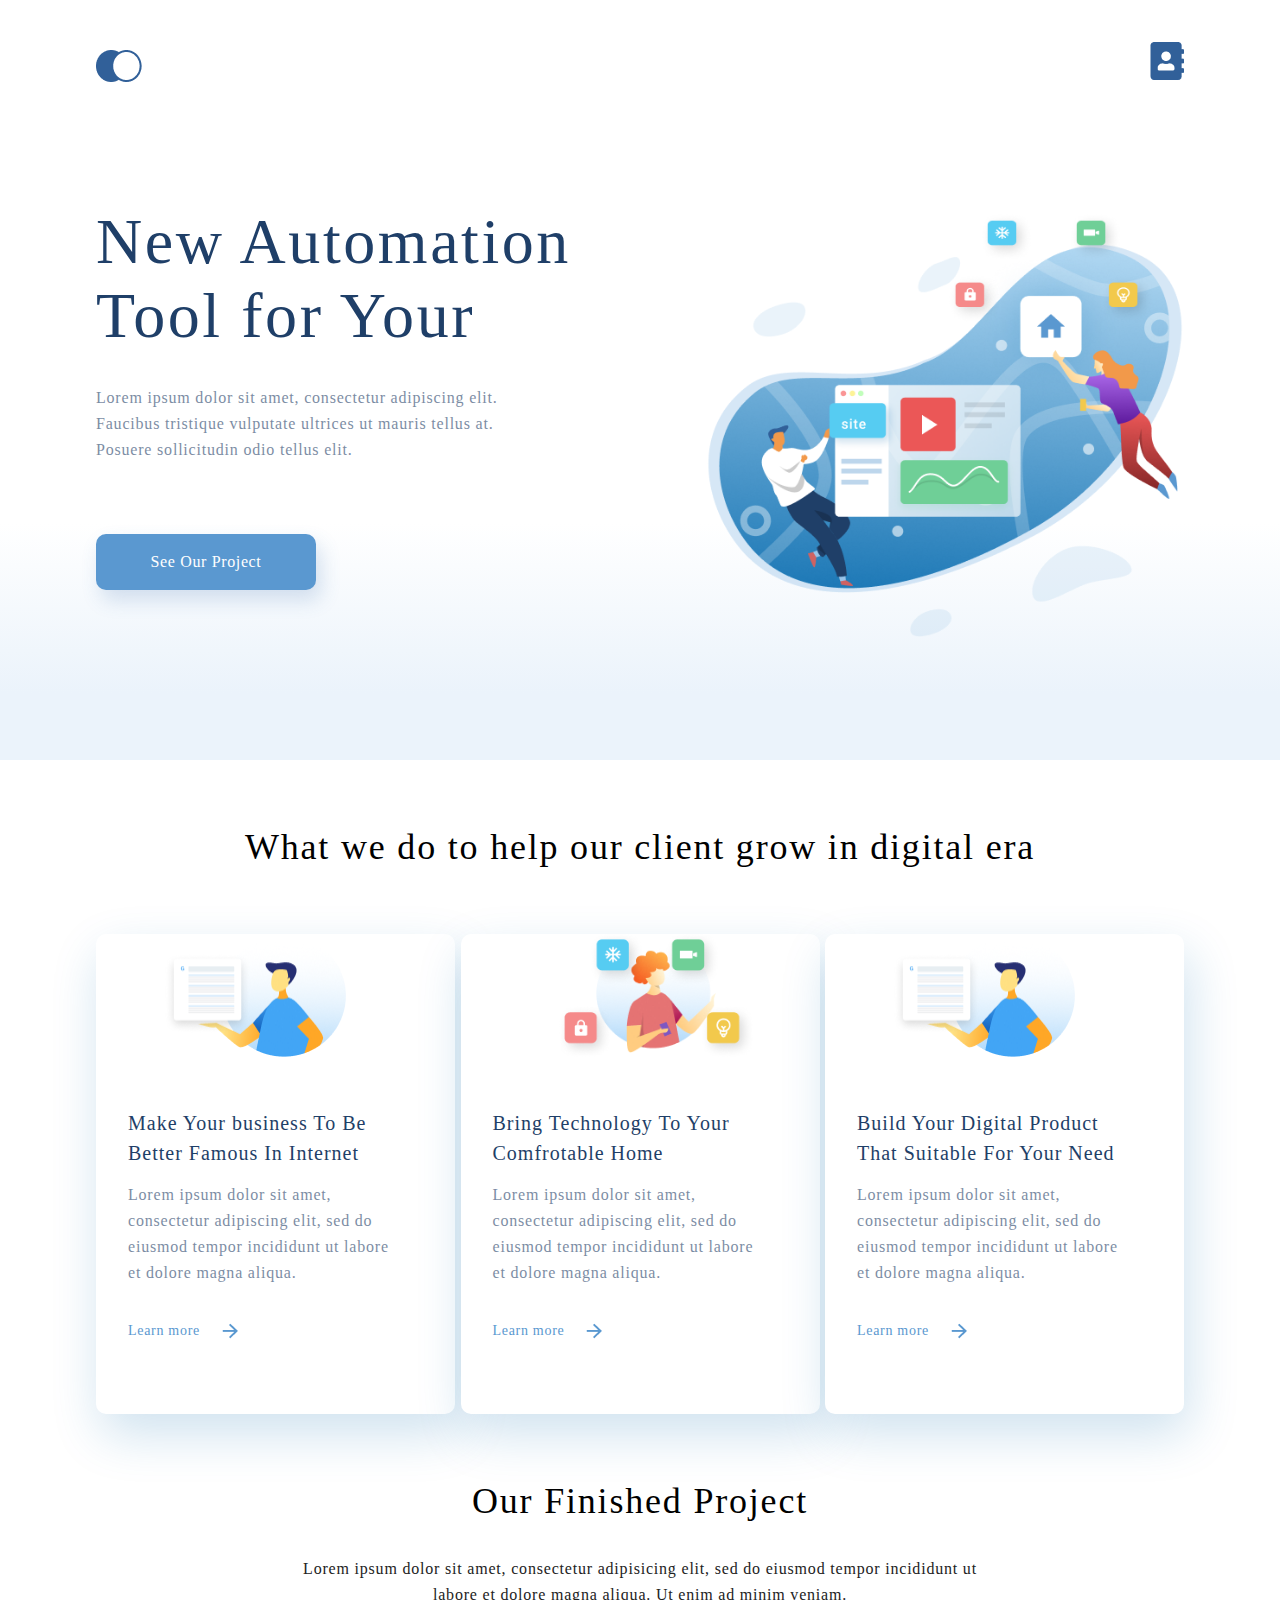
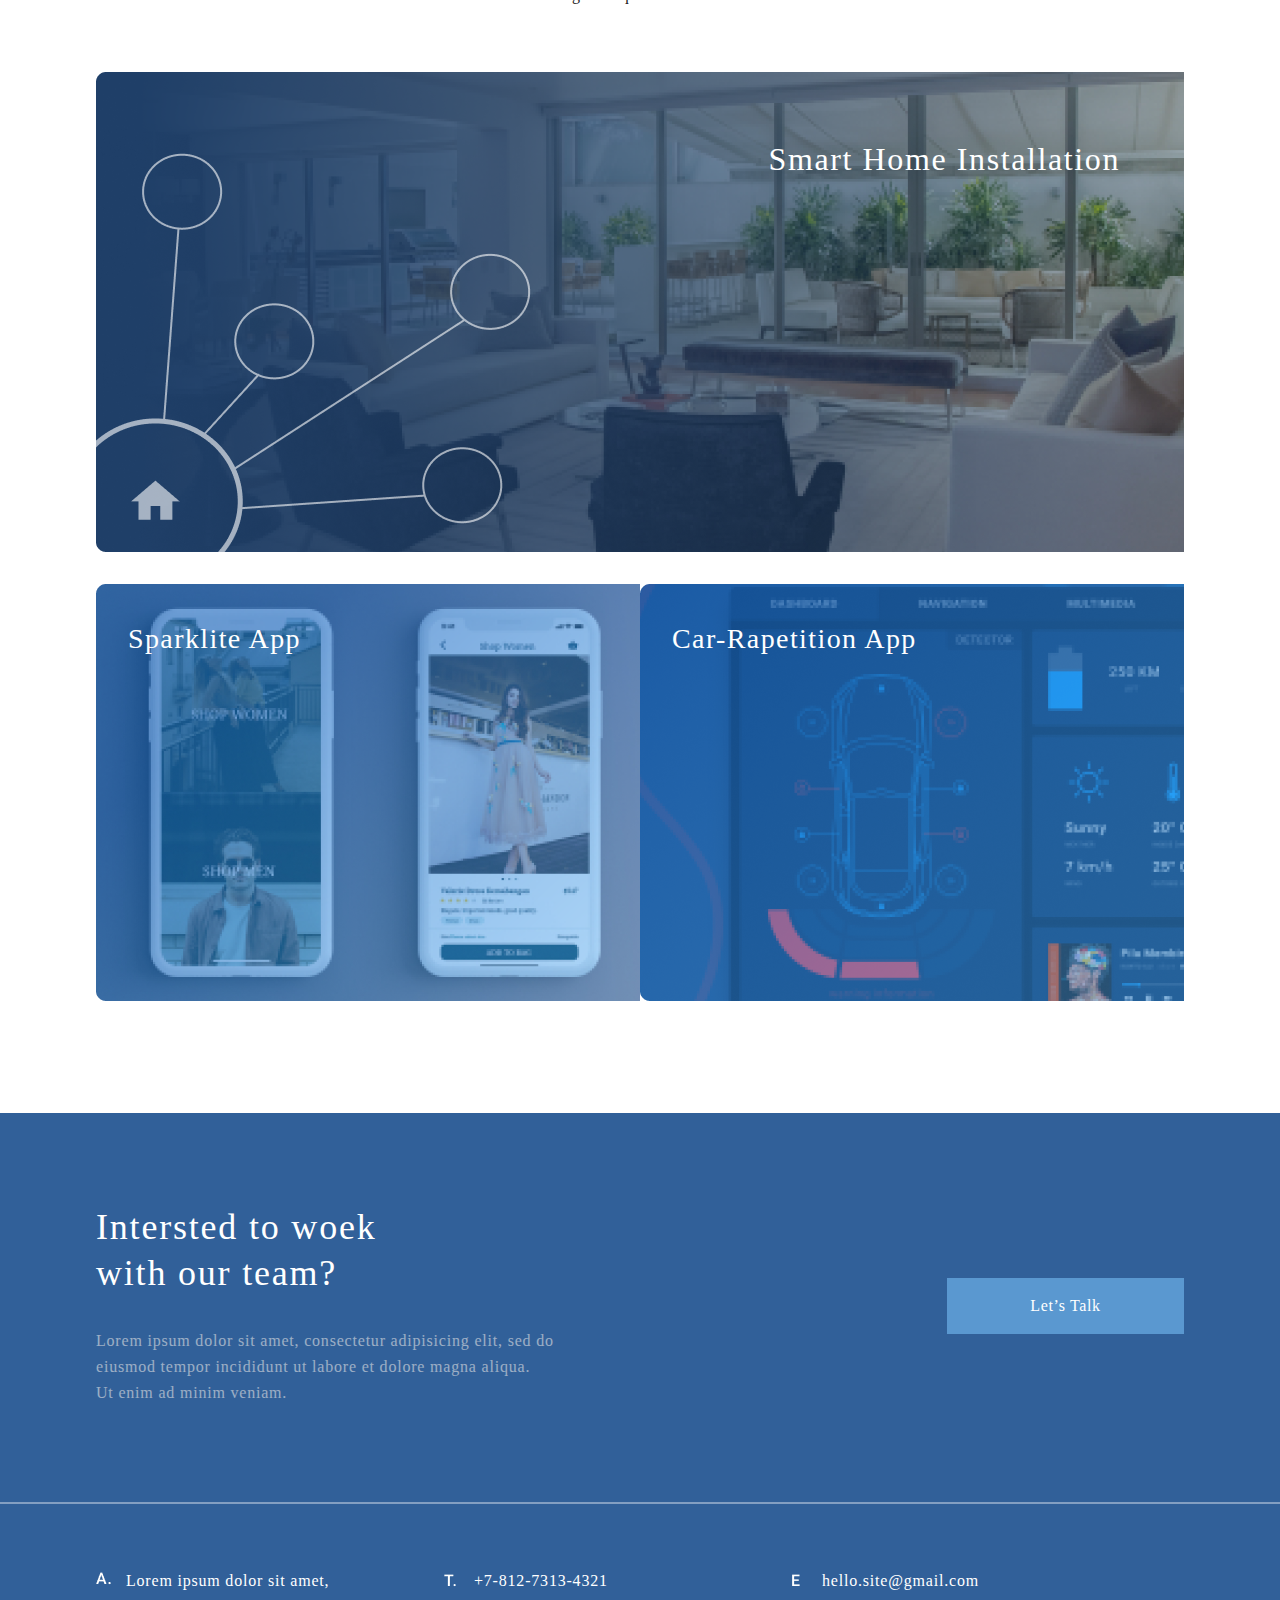
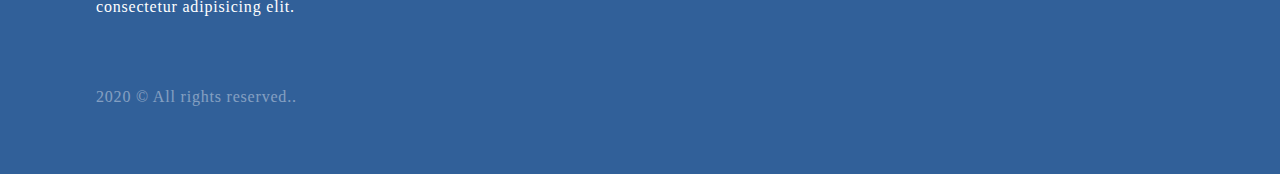
<file: index.html>
<!DOCTYPE html>
<html lang="en" dir="ltr">
  <head>
    <meta charset="utf-8">
    <title>Figma</title>
    <link rel="stylesheet" href="css/style.css">
    <link rel="shortcut icon" href=".ico">
    <link rel="shortcut icon" href="img/n.png">
    <meta name="viewport" content="width=device-width, initial-scale=1">
  </head>
  <body>
    <div class="wrapper">
      <div class="content">
        <div class="firstBox">
            <div class="header_img">
              <a href="index.html"><img src="img/n.png" alt="logo"></a>
              <a href="contactt.html"><img src="img/Vector.png" alt="contact"></a>
            </div>
          <div class="firstBox_content">
            <div class="left_text">
              <div class="left_text_1">
                <h1>New Automation Tool for Your</h1>
              </div>
              <div class="left_text_2">
                <p>Lorem ipsum dolor sit amet, consectetur adipiscing elit. Faucibus tristique vulputate ultrices ut mauris tellus at. Posuere sollicitudin odio tellus elit.</p>
              </div>
              <div class="left_text_3">
                <button type="button" class="button">See Our Project</button>
              </div>
            </div>
          </div>
        </div>
        <div class="mainContent">
          <div class="mainContent_titel">
            <p>What we do to help our client grow in digital era</p>
          </div>
          <div class="mainContent_cards">
            <div class="mainContent_cards_item">
              <div class="mainContent_cards_item_img">
                <img src="img/1.png" alt="img">
              </div>
              <div class="mainContent_cards_item_heading">
                <h2>Make Your business To Be Better Famous In Internet</h2>
              </div>
              <div class="mainContent_cards_item_text">
                <p>Lorem ipsum dolor sit amet, consectetur adipiscing elit, sed do eiusmod tempor incididunt ut labore et dolore magna aliqua. </p>
              </div>
              <div class="mainContent_cards_item_link">
                <a href="#" class="link">Learn more</a>
              </div>
            </div>

            <div class="mainContent_cards_item">
              <div class="mainContent_cards_item_img_2">

              </div>
              <div class="mainContent_cards_item_heading">
                <h2>Bring Technology To Your Comfrotable Home</h2>
              </div>
              <div class="mainContent_cards_item_text">
                <p>Lorem ipsum dolor sit amet, consectetur adipiscing elit, sed do eiusmod tempor incididunt ut labore et dolore magna aliqua. </p>
              </div>
              <div class="mainContent_cards_item_link">
                <a href="#" class="link">Learn more</a>
              </div>
            </div>

            <div class="mainContent_cards_item">
              <div class="mainContent_cards_item_img">
                <img src="img/1.png" alt="img">
              </div>
              <div class="mainContent_cards_item_heading">
                <h2>Build Your Digital Product That Suitable For Your Need</h2>
              </div>
              <div class="mainContent_cards_item_text">
                <p>Lorem ipsum dolor sit amet, consectetur adipiscing elit, sed do eiusmod tempor incididunt ut labore et dolore magna aliqua. </p>
              </div>
              <div class="mainContent_cards_item_link">
                <a href="#" class="link">Learn more</a>
              </div>
            </div>
          </div>
          <div class="nextTitel">
            <h2>Our Finished Project</h2>
          </div>
          <div class="nextText">
            <p>Lorem ipsum dolor sit amet, consectetur adipisicing elit, sed do eiusmod tempor incididunt ut labore et dolore magna aliqua. Ut enim ad minim veniam.</p>
          </div>

          <div class="threeImages">
            <div class="firstgorisont">
              <div class="firstgorisont_text">
                <a href="#">Smart Home Installation</a>
              </div>

            </div>
            <div class="twoInrow">
              <div class="firstrow">
                <div class="firstrow_text">
                  <a href="#">Sparklite App</a>
                </div>
              </div>
              <div class="secondrow">
                <div class="secondrow_text">
                  <a href="#">Car-Rapetition App</a>
                </div>
              </div>
            </div>

          </div>
        </div>
      </div>
      <footer>
        <div class="firstFooter">
          <div class="firstFooter_left">
            <div class="firstFooter_left_titel">
              <h2>Intersted to woek with our team?</h2>
            </div>
            <div class="firstFooter_left_text">
              <p>Lorem ipsum dolor sit amet, consectetur adipisicing elit, sed do eiusmod tempor incididunt ut labore et dolore magna aliqua.<br> Ut enim ad minim veniam.</p>
            </div>
          </div>
          <div class="firstFooter_right">
            <div class="fbutton">
              <button type="submit">Let’s Talk</button>
            </div>
          </div>
        </div>

        <hr>

        <div class="secondFooter">
          <div class="secondFooter_top">
            <div class="secondFooter_top_tex">
              <p>Lorem ipsum dolor sit amet,<br> consectetur adipisicing elit.</p>
            </div>
            <div class="secondFooter_top_tell">
              <a href="#">+7-812-7313-4321</a>
            </div>
            <div class="secondFooter_top_mail">
              <a href="mailto:joe@example">hello.site@gmail.com</a>
            </div>
          </div>
          <div class="secondFooter_bottom">
              <p>2020 © All rights reserved..</p>
          </div>

        </div>
      </footer>

    </div>

  </body>
</html>
</file>
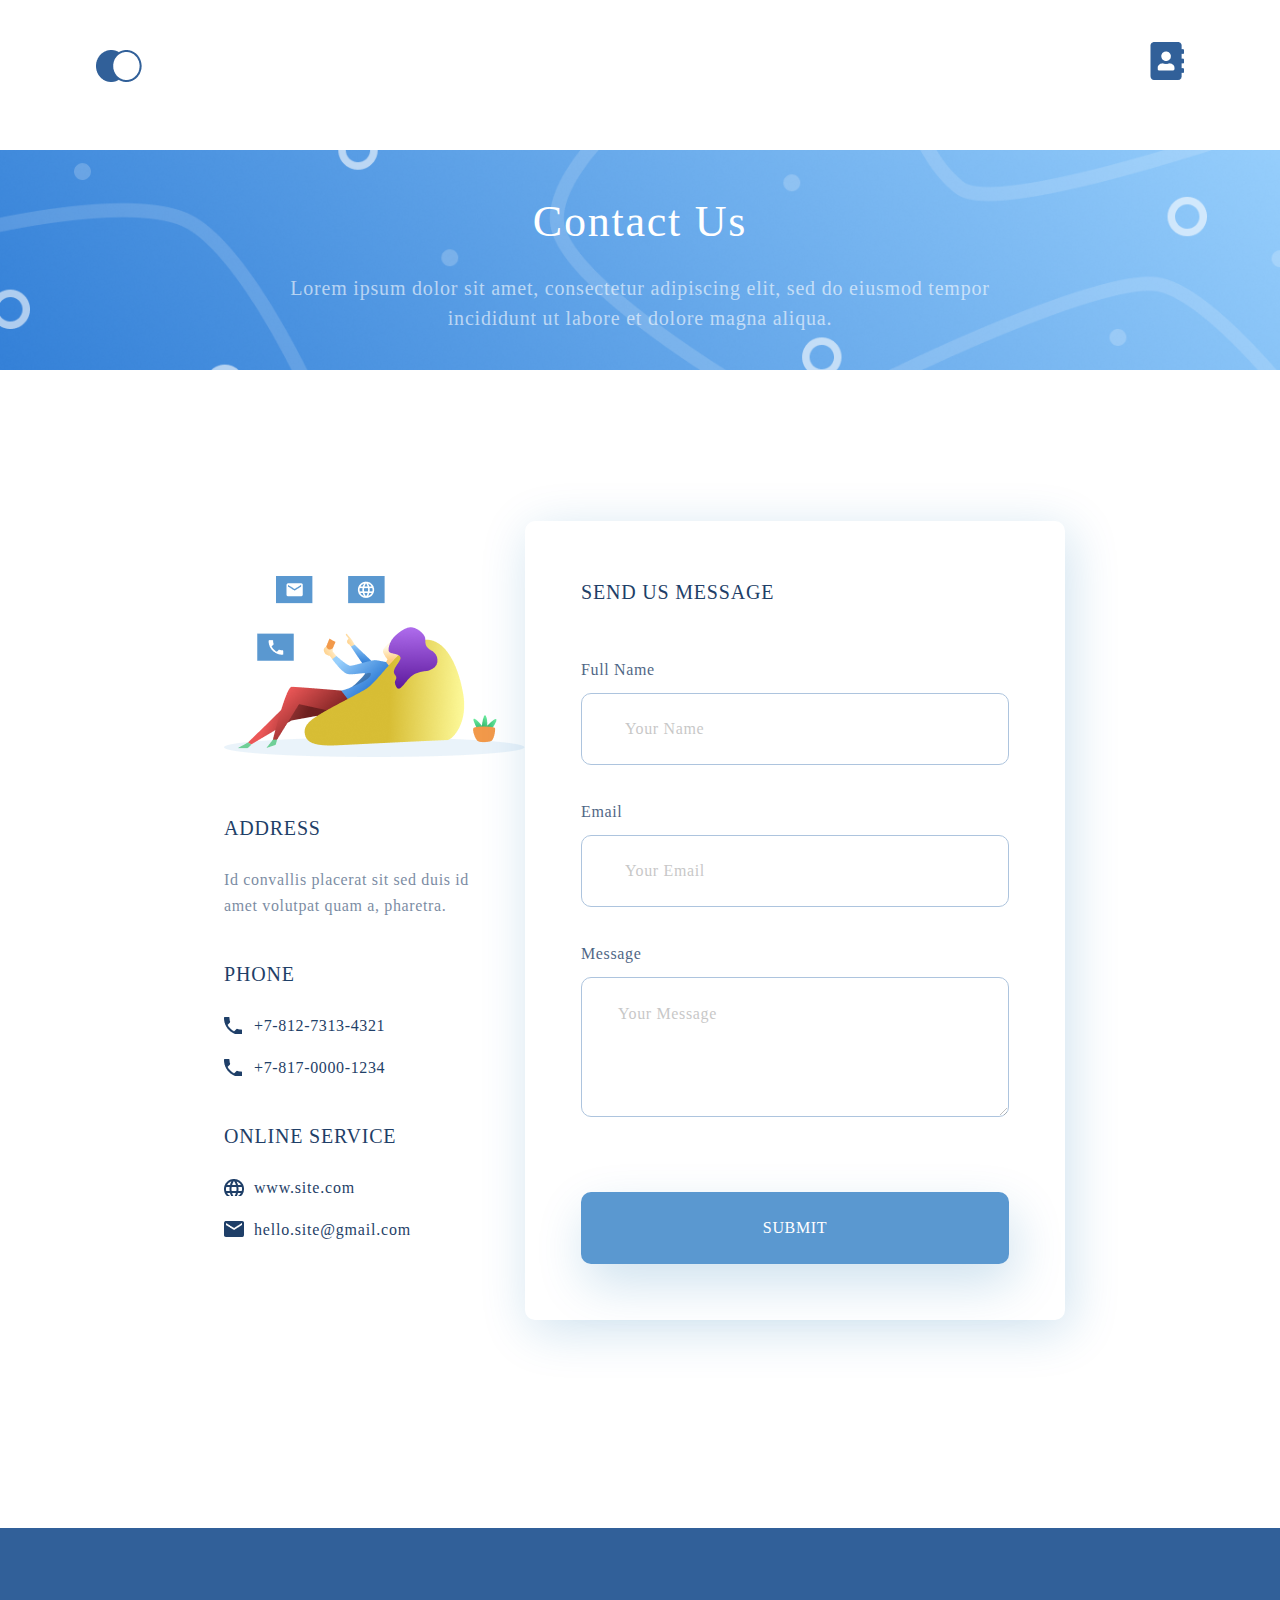
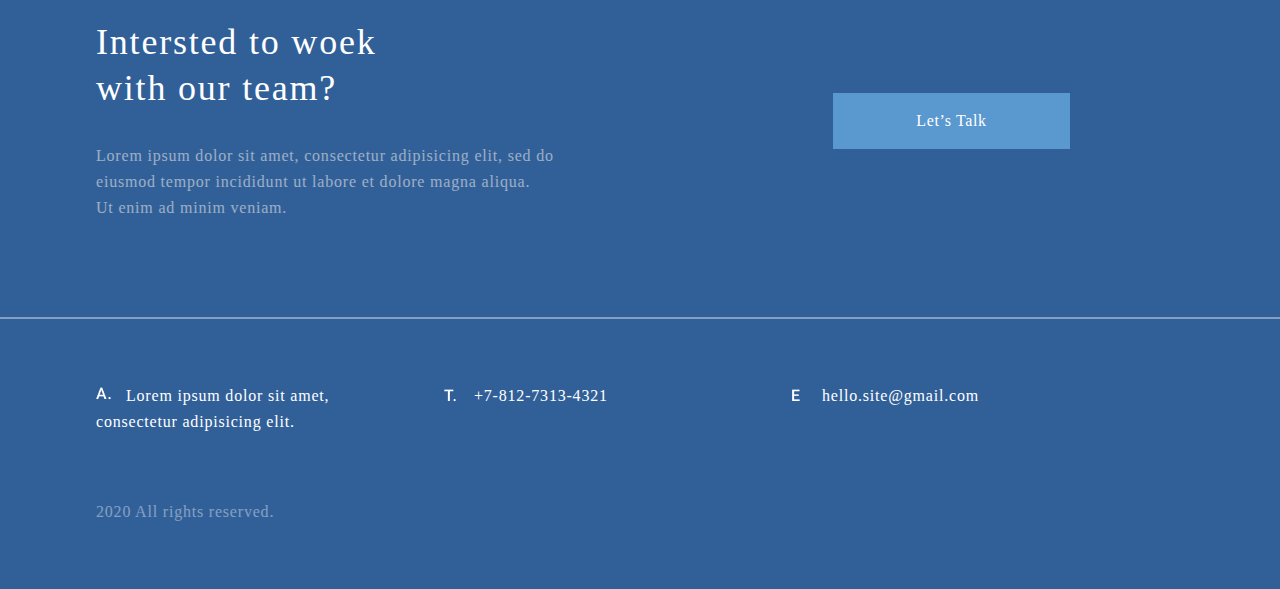
<file: contactt.html>
<!DOCTYPE html>
<html lang="en" dir="ltr">
  <head>
    <meta charset="utf-8">
    <title>Figma</title>
    <link rel="stylesheet" href="css/style1.css">
    <link rel="shortcut icon" href=".ico">
    <link rel="shortcut icon" href="img/n.png">
    <meta name="viewport" content="width=device-width, initial-scale=1">
  </head>
  <body>
    <div class="wrapper">
      <div class="content">
        <div class="firstBox">
          <header>
            <div class="header_img">
              <a href="index.html"><img src="img/n.png" alt="logo"></a>
              <a href="contactt.html"><img src="img/Vector.png" alt="contact"></a>
            </div>
          </header>
        </div>
        <div class="mainContent">
          <div class="firstBack">
            <div class="firstBack_content">
              <div class="firstBack_content_titel">
                <h1>Contact Us</h1>
              </div>
              <div class="firstBack_content_text">
                <p>Lorem ipsum dolor sit amet, consectetur adipiscing elit, sed do eiusmod tempor incididunt ut labore et dolore magna aliqua. </p>
              </div>
            </div>
          </div>
          <div class="twoBigBlocks">
            <div class="firstBigBlock_left">
              <div class="firstBigBlock_left_img">
                <img src="img/secondPage.png" alt="img">
              </div>
              <div class="firstBigBlock_left_h3">
                <h3>ADDRESS</h3>
              </div>
              <div class="firstBigBlock_left_text">
                <p>Id convallis placerat sit sed duis id <br> amet volutpat quam a, pharetra.</p>
              </div>
              <div class="firstBigBlock_left_hh3">
                <h3>PHONE</h3>
              </div>
              <div class="firstBigBlock_left_phone">
                <a href="#">+7-812-7313-4321</a>
                <a href="#">+7-817-0000-1234</a>
              </div>
              <div class="firstBigBlock_left_hh3">
                <h3>ONLINE SERVICE</h3>
              </div>
              <div class="firstBigBlock_left_a">
                <a href="#" >www.site.com</a>
                <a href="mailto:joe@example.com" class="maill">hello.site@gmail.com</a>
              </div>
            </div>
            <div class="secondBigBlock_right">
              <div class="secondBigBlock_right_input">

                  <h3 class="secondBigBlock_right_input_h3">SEND US MESSAGE</h3>

                <form class="" action="#" >
                  <p class="secondBigBlock_right_text">Full Name</p>
                  <input type="text"   class="name" placeholder="Your Name">
                  <p class="secondBigBlock_right_text">Email</p>
                  <input type="text"  class="name" placeholder="Your Email">
                  <p class="secondBigBlock_right_text">Message</p>
                  <textarea name="name"  class="textar" placeholder="Your Message"></textarea>
                  <br>
                  <button type="submit" class="buttton" name="button">SUBMIT</button>
                </form>

              </div>

              </div>
            </div>
            <div class="map">
              <script type="text/javascript" charset="utf-8" async src="https://api-maps.yandex.ru/services/constructor/1.0/js/?um=constructor%3Ab7212d19f82debc808aeacde15e6f14081e38c87fc7d6a7a2c05a1dc78c0e3d7&amp;width=100%25&amp;height=527&amp;lang=ru_RU&amp;scroll=true"></script>
            </div>

          </div>

        </div>

      </div>
      <footer>
        <div class="firstFooter">
          <div class="firstFooter_left">
            <div class="firstFooter_left_titel">
              <h2>Intersted to woek with our team?</h2>
            </div>
            <div class="firstFooter_left_text">
              <p>Lorem ipsum dolor sit amet, consectetur adipisicing elit, sed do eiusmod tempor incididunt ut labore et dolore magna aliqua.<br> Ut enim ad minim veniam.</p>
            </div>
          </div>
          <div class="firstFooter_right">
            <div class="fbutton">
              <button type="submit" >Let’s Talk</button>
            </div>
          </div>
        </div>

        <hr>

        <div class="secondFooter">
          <div class="secondFooter_top">
            <div class="secondFooter_top_tex">
              <p>Lorem ipsum dolor sit amet,<br> consectetur adipisicing elit.</p>
            </div>
            <div class="secondFooter_top_tell">
              <a href="#">+7-812-7313-4321</a>
            </div>
            <div class="secondFooter_top_mail">
              <a href="mailto:joe@example">hello.site@gmail.com</a>
            </div>
          </div>
          <div class="secondFooter_bottom">
              <p>2020 All rights reserved.</p>
          </div>

        </div>
      </footer>



  </body>
</html>
</file>
<file: css/style.css>
* {
  padding: 0;
  margin: 0;
  border: 0;
}

*, *:before, *:after {
  box-sizing: border-box;
}

:focus, :active {
  outline: none;
}

a:focus, :active {
  outline: none;
}

nav, footer, header, aside {
  display: block;
}

html, body {
  height: 100%;
  width: 100%;
  font-size: 100%;
  line-height: 1;
  font-size: 14px;
  size-adjust: 100%;
}

input, button, textarea {
  font-family: inherit;
}

input::ms-clear {
  display: none;
}

button {
  cursor: pointer;
}

button ::moz-focus-inner {
  padding: 0;
  border: 0;
}

a, a:visited {
  text-decoration: none;
}

a:hover {
  text-decoration: none;
}

img {
  vertical-align: top;
}

* {
  font-family: Roboto;
  font-style: normal;
  font-weight: normal;
}

.wrapper {
  display: flex;
  min-height: 100%;
  flex-direction: column;
}

.content {
  flex: 1 1 auto;
  width: 100%;
  margin: 0 auto;
}

footer {
  display: flex;
  flex-direction: column;
  background: #316099;
  margin-top: 112px;
}

.firstFooter {
  display: flex;
  flex-direction: row;
  width: 85%;
  margin: 0 auto;
  justify-content: space-between;
}

.firstFooter_left {
  display: flex;
  flex-direction: column;
  margin-top: 91px;
}

.firstFooter_left_titel {
  max-width: 340px;
  margin-bottom: 32px;
}

.firstFooter_left_titel h2 {
  font-size: 36px;
  line-height: 46px;
  letter-spacing: 0.05em;
  color: #FFFFFF;
}

.firstFooter_left_text {
  max-width: 492px;
}

.firstFooter_left_text p {
  font-size: 16px;
  line-height: 26px;
  letter-spacing: 0.05em;
  color: #e3e3e3;
  opacity: 0.6;
}

.firstFooter_right {
  margin-top: 165px;
}

.fbutton button {
  font-size: 16px;
  line-height: 26px;
  text-align: center;
  letter-spacing: 0.04em;
  color: #FFFFFF;
  background: #5A98D0;
  width: 237px;
  height: 56px;
}

hr {
  margin-bottom: 314px;
  display: block;
  opacity: 0.4;
  margin-top: 96px;
  margin-bottom: 64px;
  border: 1px solid #FFFFFF;
}

.secondFooter {
  width: 85%;
  margin: 0 auto;
  display: flex;
  flex-direction: column;
}

.secondFooter_top {
  display: flex;
  flex-direction: row;
}

.secondFooter_top_tex {
  width: 316px;
  margin-right: 32px;
}

.secondFooter_top_tex p {
  font-size: 16px;
  line-height: 26px;
  letter-spacing: 0.05em;
  color: #FFFFFF;
}

.secondFooter_top_tex ::before {
  content: "";
  background-image: url(../img/A..png);
  background-repeat: no-repeat;
  padding-right: 30px;
}

.secondFooter_top_tell {
  width: 316px;
}

.secondFooter_top_tell::before {
  content: "";
  background-image: url(../img/T..png);
  background-repeat: no-repeat;
  padding-right: 30px;
}

.secondFooter_top_tell a {
  font-size: 16px;
  line-height: 26px;
  letter-spacing: 0.05em;
  color: #FFFFFF;
}

.secondFooter_top_mail {
  margin-left: 32px;
  width: 316px;
}

.secondFooter_top_mail::before {
  content: "";
  background-image: url(../img/E.png);
  background-repeat: no-repeat;
  padding-right: 30px;
}

.secondFooter_top_mail a {
  font-size: 16px;
  line-height: 26px;
  letter-spacing: 0.05em;
  color: #FFFFFF;
}

.secondFooter_bottom {
  margin-top: 64px;
  margin-bottom: 64px;
}

.secondFooter_bottom p {
  font-size: 16px;
  line-height: 26px;
  letter-spacing: 0.05em;
  color: #FFFFFF;
  opacity: 0.4;
}

.header_img {
  display: flex;
  flex-direction: row;
  justify-content: space-between;
  margin: 0 auto;
  min-width: 85%;
}

.firstBox {
  max-width: 100%;
  padding-top: 42px;
  display: flex;
  flex-direction: column;
  background: linear-gradient(0deg, #EBF3FB 8.84%, rgba(152, 195, 232, 0) 31.12%);
}

.firstBox_content {
  padding-top: 115px;
  background-image: url(../img/illustration.png);
  background-repeat: no-repeat;
  background-position: center right;
  background-size: 44%;
  overflow: visible;
  display: flex;
  flex-direction: row;
  width: 85%;
  margin: 0 auto;
  padding-bottom: 170px;
}

.left_text {
  display: flex;
  flex-direction: column;
  margin-right: 90px;
}

.left_text_1 {
  max-width: 504px;
  margin-bottom: 32px;
}

.left_text_1 h1 {
  font-weight: 300;
  font-size: 64px;
  line-height: 74px;
  letter-spacing: 0.04em;
  color: #1F3F68;
}

.left_text_2 {
  max-width: 425px;
}

.left_text_2 p {
  font-size: 16px;
  line-height: 26px;
  letter-spacing: 0.05em;
  font-size: 16px;
  line-height: 26px;
  letter-spacing: 0.05em;
  color: #1F3F68;
  opacity: 0.6;
}

.left_text_3 {
  margin-top: 71px;
}

.button {
  font-size: 16px;
  line-height: 26px;
  text-align: center;
  letter-spacing: 0.04em;
  background: #5A98D0;
  box-shadow: 5px 10px 20px rgba(53, 110, 173, 0.2);
  border-radius: 10px;
  width: 220px;
  height: 56px;
  color: #FFFFFF;
}

.mainContent {
  width: 85%;
  display: flex;
  flex-direction: column;
  justify-content: center;
  margin: 0 auto;
  padding-top: 64px;
}

.mainContent_titel {
  display: flex;
  justify-content: center;
  max-width: 1137px;
  margin-bottom: 64px;
}

.mainContent_titel p {
  font-weight: 300;
  font-size: 36px;
  line-height: 46px;
  text-align: center;
  letter-spacing: 0.05em;
  color: #000000;
}

.mainContent_cards {
  display: flex;
  flex-direction: row;
  justify-content: space-between;
}

.mainContent_cards_item {
  display: flex;
  flex-direction: column;
  padding-left: 32px;
  width: 359px;
  height: 480px;
  background: #FFFFFF;
  box-shadow: 5px 20px 50px rgba(16, 112, 177, 0.2);
  border-radius: 10px;
}

.mainContent_cards_item_img, .mainContent_cards_item_img_2 {
  display: flex;
  margin-bottom: 51px;
  height: 123px;
}

.mainContent_cards_item_img_2 {
  background-image: url(../img/2.png), url(../img/2.1.png);
  background-repeat: no-repeat;
  background-position: center;
  background-size: 200px, 120px;
}

.mainContent_cards_item_img img {
  margin-left: 35px;
}

.mainContent_cards_item_heading {
  width: 283px;
  margin-bottom: 14px;
}

.mainContent_cards_item_heading h2 {
  font-size: 20px;
  line-height: 30px;
  letter-spacing: 0.05em;
  color: #1F3F68;
}

.mainContent_cards_item_text {
  max-width: 268px;
  margin-bottom: 30px;
}

.mainContent_cards_item_text p {
  font-size: 16px;
  line-height: 26px;
  letter-spacing: 0.05em;
  color: #1F3F68;
  font-size: 16px;
  opacity: 0.6;
}

.link {
  font-size: 14px;
  line-height: 30px;
  letter-spacing: 0.05em;
  color: #5A98D0;
}

.mainContent_cards_item_link::after {
  content: "";
  background-image: url("../img/str.png");
  background-repeat: no-repeat;
  background-position: center;
  padding: 30px;
}

.nextTitel {
  display: flex;
  justify-content: center;
  margin-top: 64px;
  margin-bottom: 32px;
}

.nextTitel h2 {
  font-weight: 300;
  font-size: 36px;
  line-height: 46px;
  letter-spacing: 0.05em;
}

.nextText {
  display: flex;
  margin: 0 auto;
  max-width: 720px;
}

.nextText p {
  font-size: 16px;
  line-height: 26px;
  text-align: center;
  letter-spacing: 0.05em;
  color: #222222;
}

.threeImages {
  display: flex;
  flex-direction: column;
  margin-top: 64px;
}

.firstgorisont {
  background-image: url("../img/Mask Group.png");
  background-repeat: no-repeat;
  height: 480px;
  background-size: cover;
  position: relative;
  z-index: 0;
  display: flex;
}

.firstgorisont_text {
  display: flex;
  justify-content: flex-end;
  position: relative;
  margin-top: 64px;
  margin-right: 64px;
  z-index: 1;
  width: 100%;
}

.firstgorisont_text a {
  font-size: 32px;
  line-height: 46px;
  text-align: right;
  letter-spacing: 0.05em;
  color: #FFFFFF;
}

.twoInrow {
  display: flex;
  justify-content: space-between;
  flex-direction: row;
}

.firstrow {
  position: relative;
  z-index: 0;
  background-image: url("../img/Mask Group (1).png");
  background-repeat: no-repeat;
  margin-top: 32px;
  width: 554px;
  height: 417px;
}

.firstrow_text {
  margin-top: 32px;
  margin-left: 32px;
}

.firstrow_text a {
  font-size: 28px;
  line-height: 46px;
  letter-spacing: 0.05em;
  color: #FFFFFF;
}

.secondrow {
  position: relative;
  z-index: 0;
  background-image: url("../img/Mask Group (2).png");
  background-repeat: no-repeat;
  margin-top: 32px;
  width: 554px;
  height: 417px;
}

.secondrow_text {
  margin-top: 32px;
  margin-left: 32px;
}

.secondrow_text a {
  font-size: 28px;
  line-height: 46px;
  letter-spacing: 0.05em;
  color: #FFFFFF;
}

@media (max-width: 1025px) {
  .firstBox_content {
    background-position: bottom right;
    width: 100%;
    padding-left: 32px;
    padding-right: 32px;
  }

  .header_img {
    width: 100%;
    padding-left: 32px;
    padding-right: 32px;
  }

  .mainContent {
    padding-left: 32px;
    padding-right: 32px;
    width: 100%;
  }

  .mainContent_cards {
    display: flex;
    flex-direction: column;
    margin: 0 auto;
  }

  .mainContent_cards_item {
    margin-bottom: 32px;
  }

  .firstgorisont {
    width: 704.62px;
    height: 296.68px;
    margin: 0 auto;
  }

  .firstrow {
    width: 336px;
    height: 253px;
    border-radius: 10px;
  }

  .secondrow {
    width: 336px;
    height: 253px;
    border-radius: 10px;
  }

  .twoInrow {
    display: flex;
    width: 704.62px;
    margin: 0 auto;
  }

  .firstFooter_left {
    width: 336px;
    margin-left: 90px;
    margin-top: 47px;
  }

  .firstFooter_right {
    margin-right: 50px;
  }

  .fbutton button {
    width: 133.04px;
    height: 31.48px;
  }

  footer {
    height: 800px;
  }

  .secondFooter_top {
    display: flex;
    flex-direction: column;
  }

  .secondFooter {
    padding-left: 100px;
  }

  .secondFooter_bottom {
    margin-bottom: 0;
  }

  .secondFooter_top_mail {
    margin-left: 0px;
  }

  .secondFooter_top_mail {
    margin-top: 25px;
  }

  .secondFooter_top_tex p {
    margin-top: 44px;
  }

  .secondFooter_top_tell {
    margin-top: 25px;
  }

  .secondFooter_bottom p {
    padding-bottom: 64px;
  }
}
@media (max-width: 667px) {
  .header_img {
    width: 100%;
    padding-left: 16px;
    padding-right: 16px;
  }

  .left_text_1 {
    margin-bottom: 0px;
    display: flex;
    justify-content: center;
    margin: 0 auto;
    max-width: 343px;
  }

  .left_text_1 h1 {
    font-size: 32px;
    line-height: 37px;
    text-align: center;
    letter-spacing: 0.04em;
    color: #1F3F68;
  }

  .firstBox {
    padding-top: 24px;
    width: 100%;
  }

  .firstBox_content {
    margin: 0 auto;
    width: 100%;
    padding: 0px;
  }

  .left_text {
    margin-top: 33px;
    min-width: 100%;
    justify-content: center;
  }

  .firstBox_content {
    padding-top: 0px;
    padding-bottom: 0px;
    margin: 0 auto;
    width: 100%;
    background-image: none;
    margin-bottom: 0px;
  }

  .left_text_2 {
    display: flex;
    justify-content: center;
    max-width: 343px;
    padding-top: 12px;
    margin: 0 auto;
  }

  .left_text_2 p {
    font-size: 16px;
    line-height: 26px;
    text-align: center;
    letter-spacing: 0.05em;
    color: #1F3F68;
    opacity: 0.6;
  }

  .left_text_3 {
    margin-top: 32px;
    justify-content: center;
    display: flex;
    margin-bottom: 41px;
  }

  .button {
    height: 27px;
    width: 108px;
    font-size: 12px;
    line-height: 26px;
    text-align: center;
  }

  .mainContent_titel {
    max-width: 341px;
    height: 55px;
    margin: 0 auto;
  }

  .mainContent {
    margin-top: 48px;
  }

  .mainContent_titel p {
    font-weight: 300;
    font-size: 24px;
    line-height: 28px;
    text-align: center;
    color: #000000;
  }

  .mainContent {
    display: flex;
    justify-content: center;
    padding: 0px;
  }

  .mainContent_cards {
    margin-top: 32px;
  }

  .mainContent_cards {
    display: flex;
    justify-content: center;
    flex-direction: column;
  }

  .mainContent_cards_item:last-child() {
    max-width: 337px;
    margin-bottom: 32px;
  }

  .mainContent_cards_item:last-child() {
    margin-bottom: 0px;
  }

  .nextTitel h2 {
    font-weight: 300;
    font-size: 24px;
    line-height: 28px;
    text-align: center;
    color: #000000;
  }

  .nextText {
    max-width: 343px;
  }

  .firstgorisont {
    max-width: 343px;
    height: 144.42px;
    border-radius: 10px;
  }

  .firstgorisont_text a {
    font-size: 16px;
    line-height: 19px;
    margin-top: -44px;
    margin-right: -44px;
  }

  .twoInrow {
    display: flex;
    flex-direction: column;
    justify-content: center;
    align-items: center;
    max-width: 343px;
  }

  .firstrow {
    margin-top: 16px;
  }

  .firstrow_text a {
    font-size: 16px;
    line-height: 19px;
    color: #FFFFFF;
  }

  .secondrow_text a {
    font-size: 16px;
    line-height: 19px;
    color: #FFFFFF;
  }

  .secondrow {
    margin-top: 16px;
  }

  footer {
    margin-top: 64px;
    height: 700px;
  }

  .firstFooter {
    display: flex;
    flex-direction: column;
    width: 100%;
    justify-content: center;
  }

  .firstFooter_left {
    margin-top: 18px;
    display: flex;
    justify-content: center;
    width: 100%;
    margin-left: 1px;
    align-items: center;
  }

  .firstFooter_left_titel {
    width: 343px;
    height: 51px;
    display: flex;
    justify-content: center;
    padding-left: 60px;
    padding-right: 60px;
  }

  .firstFooter_left_titel h2 {
    font-size: 24px;
    line-height: 28px;
    text-align: center;
    color: #FFFFFF;
  }

  .firstFooter_left_text {
    max-width: 343px;
    text-align: center;
  }

  .firstFooter_right {
    padding-top: 40px;
    margin: 0 auto;
  }

  .fbutton button {
    width: 108px;
    height: 31px;
  }

  hr {
    margin-top: 41px;
    margin-bottom: 32px;
  }

  .secondFooter {
    width: 100%;
    padding-left: 16px;
  }

  .secondFooter_top_tex {
    margin-right: 0px;
  }

  .secondFooter_bottom {
    text-align: center;
    width: 100%;
    padding-bottom: 0px;
    margin-bottom: 1px;
  }
}
</file>
<file: css/style1.css>
* {
  padding: 0;
  margin: 0;
  border: 0;
}

*, *:before, *:after {
  box-sizing: border-box;
}

:focus, :active {
  outline: none;
}

a:focus, :active {
  outline: none;
}

nav, footer, header, aside {
  display: block;
}

html, body {
  height: 100%;
  width: 100%;
  font-size: 100%;
  line-height: 1;
  font-size: 14px;
  size-adjust: 100%;
}

input, button, textarea {
  font-family: inherit;
}

input::ms-clear {
  display: none;
}

button {
  cursor: pointer;
}

button ::moz-focus-inner {
  padding: 0;
  border: 0;
}

a, a:visited {
  text-decoration: none;
}

a:hover {
  text-decoration: none;
}

img {
  vertical-align: top;
}

* {
  padding: 0;
  margin: 0;
  border: 0;
}

*, *:before, *:after {
  box-sizing: border-box;
}

:focus, :active {
  outline: none;
}

a:focus, :active {
  outline: none;
}

nav, footer, header, aside {
  display: block;
}

html, body {
  height: 100%;
  width: 100%;
  font-size: 100%;
  line-height: 1;
  font-size: 14px;
  size-adjust: 100%;
}

input, button, textarea {
  font-family: inherit;
}

input::ms-clear {
  display: none;
}

button {
  cursor: pointer;
}

button ::moz-focus-inner {
  padding: 0;
  border: 0;
}

a, a:visited {
  text-decoration: none;
}

a:hover {
  text-decoration: none;
}

img {
  vertical-align: top;
}

* {
  font-family: Roboto;
  font-style: normal;
  font-weight: normal;
}

.wrapper {
  display: flex;
  min-height: 100%;
  flex-direction: column;
}

.content {
  flex: 1 1 auto;
  width: 100%;
  margin: 0 auto;
}

footer {
  display: flex;
  flex-direction: column;
  background: #316099;
  margin-top: 112px;
}

.firstFooter {
  display: flex;
  flex-direction: row;
  width: 85%;
  margin: 0 auto;
  justify-content: space-between;
}

.firstFooter_left {
  display: flex;
  flex-direction: column;
  margin-top: 91px;
}

.firstFooter_left_titel {
  width: 340px;
  margin-bottom: 32px;
}

.firstFooter_left_titel h2 {
  font-size: 36px;
  line-height: 46px;
  letter-spacing: 0.05em;
  color: #FFFFFF;
}

.firstFooter_left_text {
  width: 492px;
}

.firstFooter_left_text p {
  font-size: 16px;
  line-height: 26px;
  letter-spacing: 0.05em;
  color: #e3e3e3;
  opacity: 0.6;
}

.firstFooter_right {
  margin-top: 165px;
  margin-right: 114px;
}

.fbutton button {
  font-size: 16px;
  line-height: 26px;
  text-align: center;
  letter-spacing: 0.04em;
  color: #FFFFFF;
  background: #5A98D0;
  width: 237px;
  height: 56px;
}

hr {
  margin-bottom: 314px;
  display: block;
  opacity: 0.4;
  margin-top: 96px;
  margin-bottom: 64px;
  border: 1px solid #FFFFFF;
}

.secondFooter {
  width: 85%;
  margin: 0 auto;
  display: flex;
  flex-direction: column;
}

.secondFooter_top {
  display: flex;
  flex-direction: row;
}

.secondFooter_top_tex {
  width: 316px;
  margin-right: 32px;
}

.secondFooter_top_tex p {
  font-size: 16px;
  line-height: 26px;
  letter-spacing: 0.05em;
  color: #FFFFFF;
}

.secondFooter_top_tex ::before {
  content: "";
  background-image: url(../img/A..png);
  background-repeat: no-repeat;
  padding-right: 30px;
}

.secondFooter_top_tell {
  width: 316px;
}

.secondFooter_top_tell::before {
  content: "";
  background-image: url(../img/T..png);
  background-repeat: no-repeat;
  padding-right: 30px;
}

.secondFooter_top_tell a {
  font-size: 16px;
  line-height: 26px;
  letter-spacing: 0.05em;
  color: #FFFFFF;
}

.secondFooter_top_mail {
  margin-left: 32px;
  width: 316px;
}

.secondFooter_top_mail::before {
  content: "";
  background-image: url(../img/E.png);
  background-repeat: no-repeat;
  padding-right: 30px;
}

.secondFooter_top_mail a {
  font-size: 16px;
  line-height: 26px;
  letter-spacing: 0.05em;
  color: #FFFFFF;
}

.secondFooter_bottom {
  margin-top: 64px;
  margin-bottom: 64px;
}

.secondFooter_bottom p {
  font-size: 16px;
  line-height: 26px;
  letter-spacing: 0.05em;
  color: #FFFFFF;
  opacity: 0.4;
}

header {
  margin-top: 42px;
}

.header_img {
  display: flex;
  flex-direction: row;
  justify-content: space-between;
  margin: 0 auto;
  width: 85%;
}

.mainContent {
  margin-top: 60px;
  display: flex;
  flex-direction: column;
}

.firstBack {
  background-image: url(../img/back.png);
  background-repeat: no-repeat;
  height: 220px;
  background-size: cover;
}

.firstBack_content {
  display: flex;
  flex-direction: column;
  justify-content: center;
  margin-top: 35px;
}

.firstBack_content_titel {
  display: flex;
  justify-content: center;
  margin-bottom: 14px;
}

.firstBack_content_titel h1 {
  font-weight: 500;
  font-size: 44px;
  line-height: 74px;
  text-align: center;
  letter-spacing: 0.04em;
  color: #FFFFFF;
}

.firstBack_content_text {
  width: 780px;
  margin: 0 auto;
}

.firstBack_content_text p {
  font-size: 20px;
  line-height: 30px;
  text-align: center;
  letter-spacing: 0.04em;
  color: rgba(255, 255, 255, 0.6);
}

.twoBigBlocks {
  width: 65%;
  display: flex;
  flex-direction: row;
  margin: 0 auto;
  justify-content: space-between;
  margin-top: 96px;
}

.firstBigBlock_left {
  margin-top: 110px;
  width: 302px;
  display: flex;
  flex-direction: column;
}

.firstBigBlock_left_h3 {
  margin-top: 56px;
}

.firstBigBlock_left_h3 h3 {
  font-weight: 500;
  font-size: 20px;
  line-height: 30px;
  letter-spacing: 0.04em;
  color: #1F3F68;
}

.firstBigBlock_left_text {
  margin-top: 24px;
}

.firstBigBlock_left_text p {
  font-weight: 300;
  font-size: 16px;
  line-height: 26px;
  letter-spacing: 0.04em;
  color: #1F3F68;
  opacity: 0.6;
}

.firstBigBlock_left_hh3 {
  margin-top: 40px;
}

.firstBigBlock_left_hh3 h3 {
  font-weight: 500;
  font-size: 20px;
  line-height: 30px;
  letter-spacing: 0.04em;
  color: #1F3F68;
}

.firstBigBlock_left_phone {
  display: flex;
  flex-direction: column;
  margin-top: 24px;
}

.firstBigBlock_left_phone a {
  font-weight: 300;
  font-size: 16px;
  line-height: 26px;
  letter-spacing: 0.04em;
  color: #1F3F68;
}

.firstBigBlock_left_phone a::before {
  content: "";
  background-image: url("../img/tel.png");
  background-repeat: no-repeat;
  padding-right: 30px;
}

.firstBigBlock_left_phone a:first-child {
  margin-bottom: 16px;
}

.firstBigBlock_left_a {
  display: flex;
  flex-direction: column;
  margin-top: 24px;
}

.firstBigBlock_left_a a {
  font-size: 16px;
  line-height: 26px;
  letter-spacing: 0.05em;
  color: #1F3F68;
}

.firstBigBlock_left_a a:first-child {
  margin-bottom: 16px;
}

.firstBigBlock_left_a a:first-child::before {
  content: "";
  background-image: url("../img/sitee.png");
  background-repeat: no-repeat;
  padding-right: 30px;
}

.firstBigBlock_left_a a:last-child::before {
  content: "";
  background-image: url("../img/maill.png");
  background-repeat: no-repeat;
  padding-right: 30px;
}

.secondBigBlock_right {
  background: #FFFFFF;
  box-shadow: 5px 10px 50px rgba(16, 112, 177, 0.2);
  border-radius: 10px;
  width: 540px;
  margin-top: 55px;
  padding: 56px 56px 0px 56px;
}

.secondBigBlock_right_input {
  display: flex;
  flex-direction: column;
}

.secondBigBlock_right_input_h3 {
  font-weight: 500;
  font-size: 20px;
  line-height: 30px;
  letter-spacing: 0.04em;
  color: #1F3F68;
  margin-bottom: 48px;
}

.secondBigBlock_right_text {
  font-size: 16px;
  line-height: 30px;
  letter-spacing: 0.04em;
  color: #1F3F68;
  opacity: 0.8;
  margin-bottom: 8px;
}

.name {
  width: 428px;
  height: 72px;
  opacity: 0.4;
  border: 1px solid #356EAD;
  box-sizing: border-box;
  border-radius: 10px;
  margin-bottom: 32px;
  padding: 21px 0px 21px 43px;
  font-weight: 300;
  font-size: 16px;
  line-height: 30px;
  letter-spacing: 0.04em;
  color: #1F3F68;
}

.textar {
  width: 428px;
  height: 140px;
  opacity: 0.4;
  border: 1px solid #356EAD;
  box-sizing: border-box;
  border-radius: 10px;
  padding: 21px 0px 93px 36px;
  font-weight: 300;
  font-size: 16px;
  line-height: 30px;
  letter-spacing: 0.04em;
  color: #1F3F68;
  overflow: hidden;
  margin-bottom: 72px;
}

.buttton {
  width: 428px;
  height: 72px;
  background: #5A98D0;
  box-shadow: 5px 20px 50px rgba(16, 112, 177, 0.2);
  border-radius: 10px;
  font-weight: 500;
  font-size: 16px;
  line-height: 26px;
  text-align: center;
  letter-spacing: 0.04em;
  color: #FFFFFF;
  margin-bottom: 56px;
}

.map {
  width: 65%;
  margin: 0 auto;
  margin-top: 96px;
}

@media (max-width: 1025px) {
  header {
    margin-top: 18px;
  }

  .firstBack_content_text {
    max-width: 490px;
  }

  .firstBigBlock_left {
    margin-top: 25px;
  }

  .secondBigBlock_right {
    max-width: 520px;
    margin-top: 64px;
  }

  .secondBigBlock_right_input_h3 {
    width: 150px;
  }

  .twoBigBlocks {
    display: flex;
    flex-direction: column;
    align-items: center;
    margin-top: 1px;
  }

  .header_img {
    width: 100%;
    padding-left: 32px;
    padding-right: 33px;
  }

  .firstFooter_left {
    max-width: 336px;
    margin-left: 90px;
    margin-top: 47px;
  }

  .firstFooter_left_text {
    max-width: 320px;
  }

  .firstFooter_left p {
    font-size: 16px;
    line-height: 26px;
    letter-spacing: 0.05em;
  }

  .firstFooter_right {
    margin-right: 50px;
  }

  .fbutton button {
    width: 133.04px;
    height: 31.48px;
  }

  .firstBack_content_titel h1 {
    margin-bottom: -15px;
  }

  footer {
    height: 805px;
    margin-top: 64px;
  }

  .map {
    width: 100%;
    margin-top: 64px;
  }

  .secondFooter_top {
    display: flex;
    flex-direction: column;
  }

  .secondFooter {
    padding-left: 100px;
  }

  .secondFooter_bottom {
    margin-bottom: 0;
  }

  .secondFooter_top_mail {
    margin-left: 0px;
  }

  .secondFooter_top_mail {
    margin-top: 25px;
  }

  .secondFooter_top_tex p {
    margin-top: 44px;
  }

  .secondFooter_top_tell {
    margin-top: 25px;
  }

  .secondFooter_bottom p {
    padding-bottom: 64px;
  }
}
@media (max-width: 667px) {
  header {
    margin-top: 18px;
  }

  .header_img {
    padding-left: 16px;
    padding-right: 17px;
  }

  .mainContent {
    margin-top: 45px;
  }

  .firstBack_content_titel h1 {
    font-weight: 500;
    font-size: 24px;
    line-height: 28px;
    text-align: center;
    letter-spacing: 0.04em;
    color: #FFFFFF;
  }

  .firstBack_content_text {
    width: 341px;
  }

  .secondBigBlock_right {
    width: 344px;
    padding: 36px 0px 36px 36px;
  }

  .secondBigBlock_right_input_h3 {
    min-width: 300px;
    font-weight: 500;
    font-size: 16px;
    line-height: 30px;
    letter-spacing: 0.04em;
  }

  .textar {
    max-width: 271.6px;
    height: 92.52px;
    margin-bottom: 46px;
  }

  .buttton {
    width: 271.6px;
    height: 46.26px;
    font-weight: 500;
    font-size: 16px;
    line-height: 26px;
    text-align: center;
    letter-spacing: 0.04em;
    color: #FFFFFF;
    margin-bottom: 1px;
  }

  .name {
    max-width: 276px;
    height: 46px;
  }

  .firstBack_content_text p {
    font-size: 16px;
    line-height: 30px;
    text-align: center;
  }

  footer {
    margin-top: 64px;
    height: 705px;
  }

  .firstFooter {
    display: flex;
    flex-direction: column;
    width: 100%;
    justify-content: center;
  }

  .firstFooter_left {
    margin-top: 18px;
    display: flex;
    justify-content: center;
    width: 100%;
    margin-left: 1px;
    align-items: center;
    margin: 0 auto;
    padding-top: 18px;
  }

  .firstFooter_left_titel {
    width: 343px;
    height: 51px;
    display: flex;
    justify-content: center;
    padding-left: 60px;
    padding-right: 60px;
  }

  .firstFooter_left_titel h2 {
    font-size: 24px;
    line-height: 28px;
    text-align: center;
    color: #FFFFFF;
  }

  .firstFooter_left_text {
    max-width: 343px;
    text-align: center;
  }

  .firstFooter_right {
    padding-top: 40px;
    margin: 0 auto;
  }

  .fbutton button {
    width: 108px;
    height: 31px;
  }

  hr {
    margin-top: 41px;
    margin-bottom: 32px;
  }

  .secondFooter {
    width: 100%;
    padding-left: 16px;
  }

  .secondFooter_top_tex {
    margin-right: 0px;
  }

  .secondFooter_bottom {
    text-align: center;
    width: 100%;
    padding-bottom: 0px;
    margin-bottom: 1px;
  }
}
</file>
